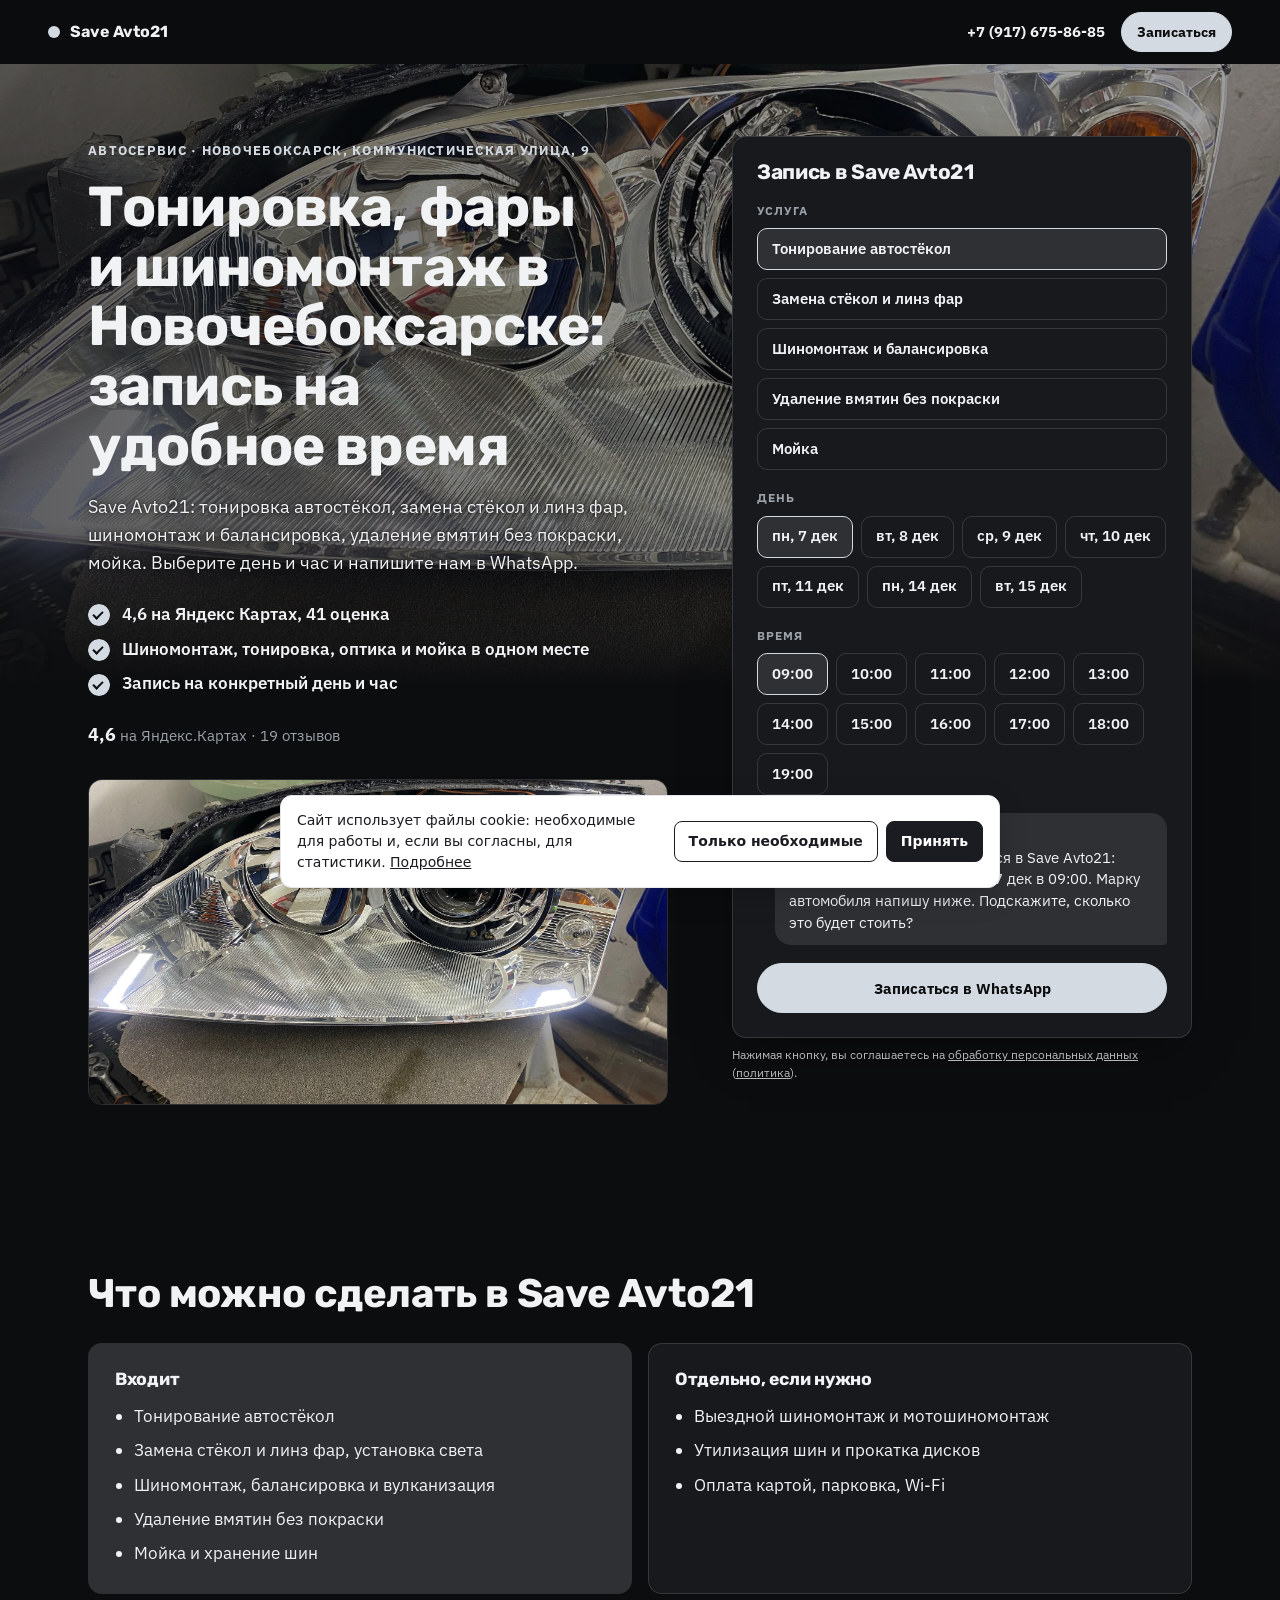
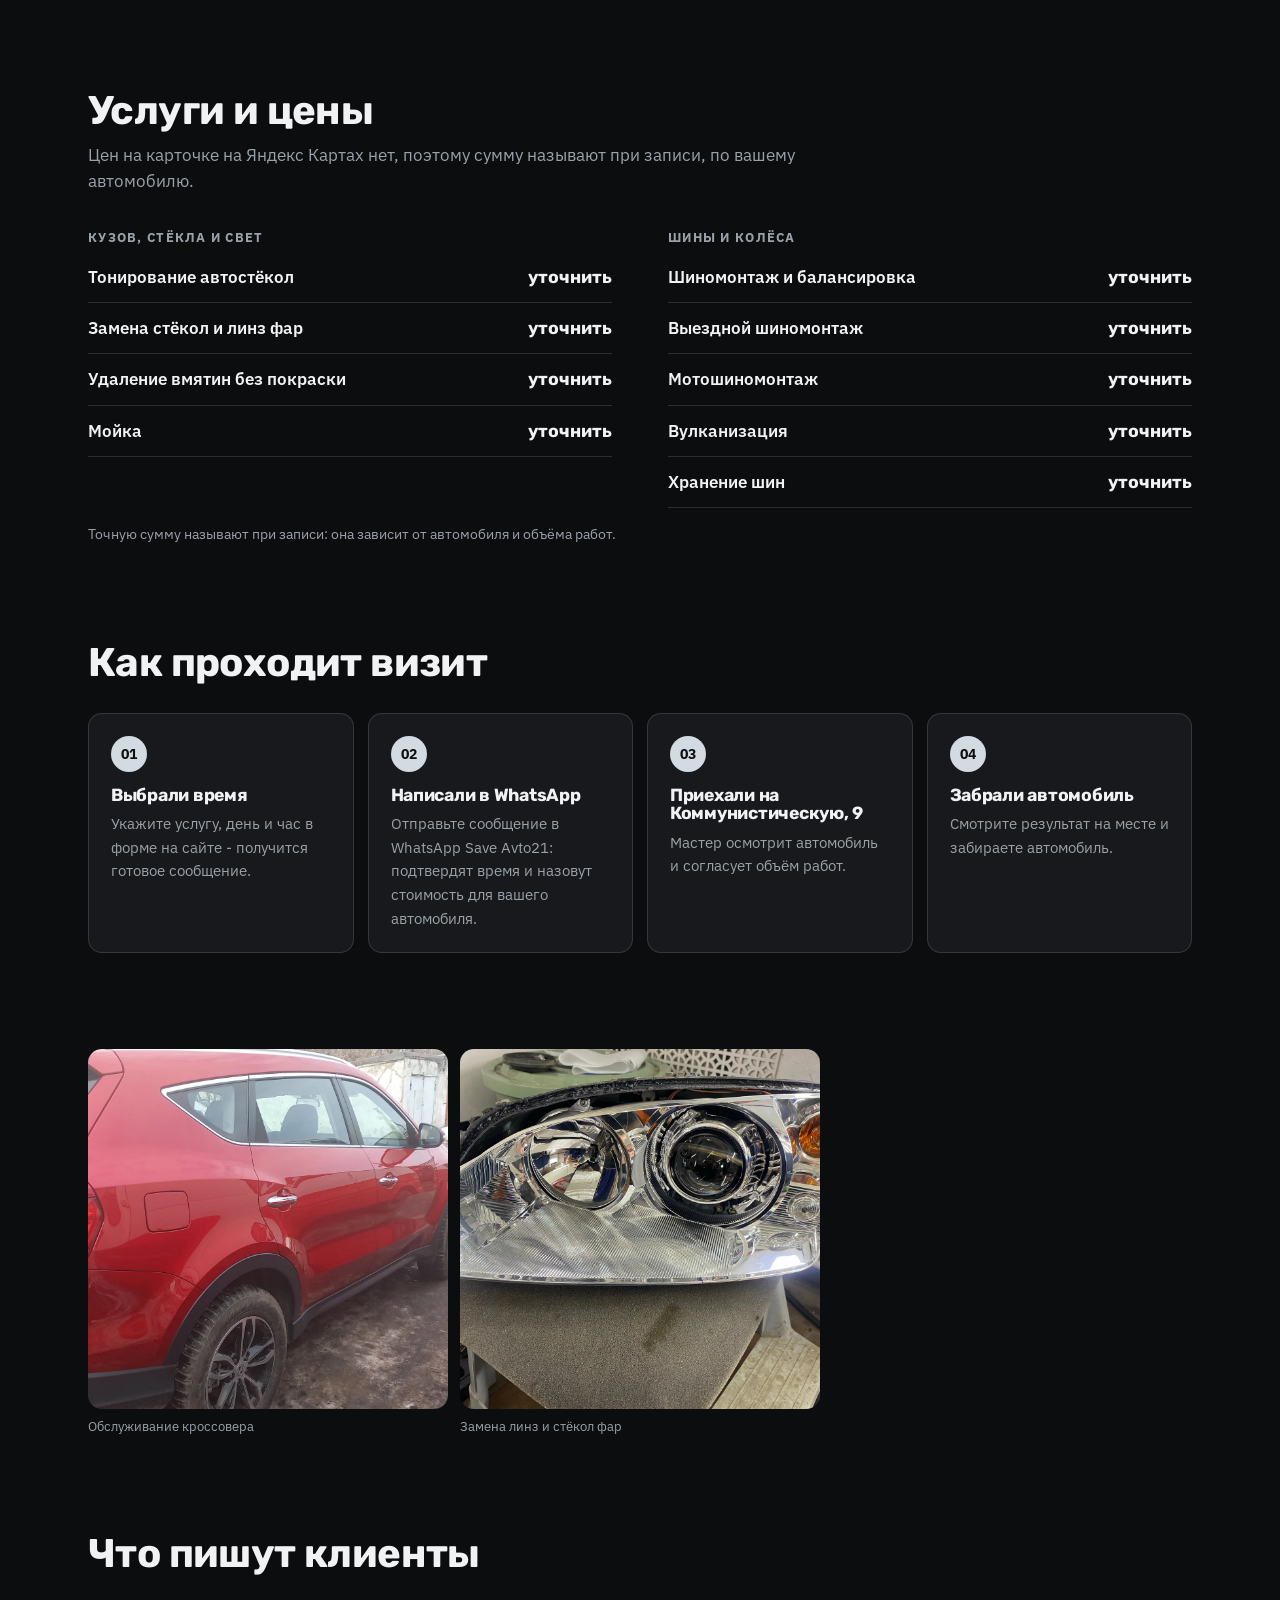
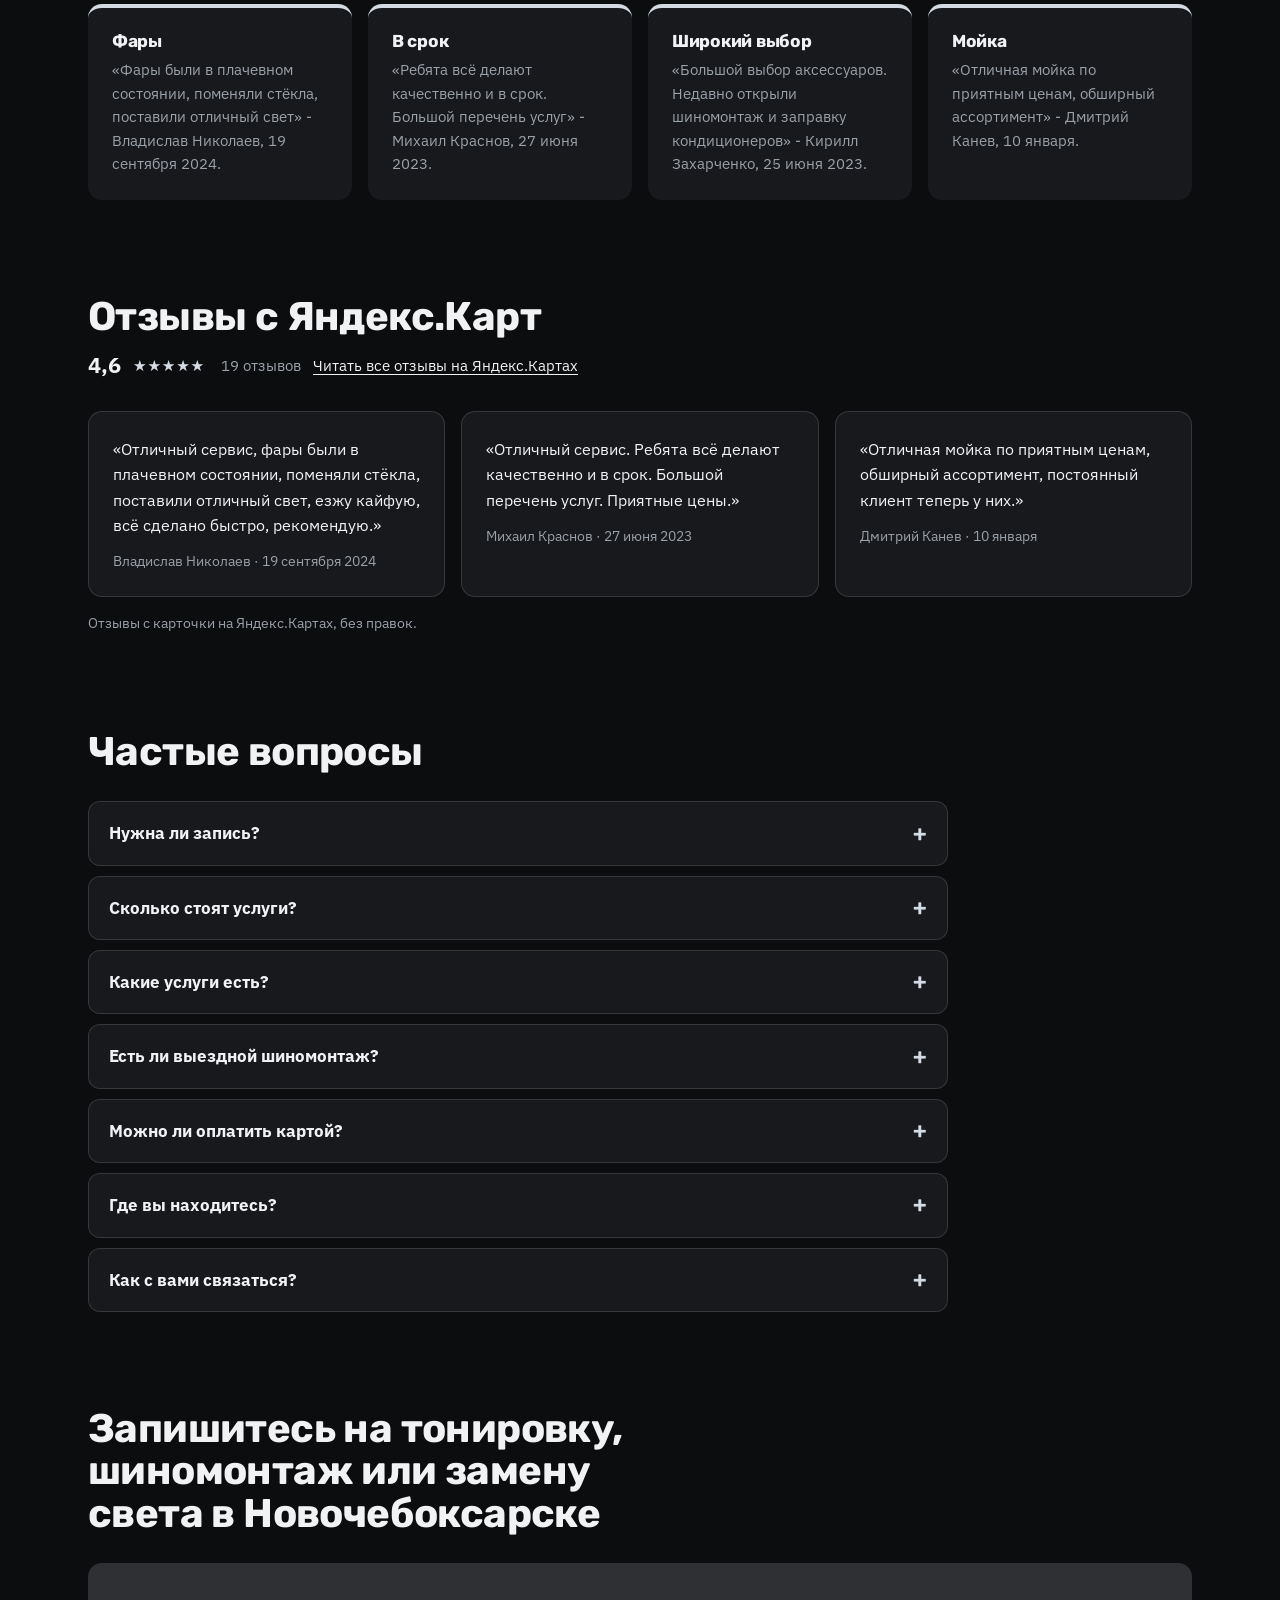
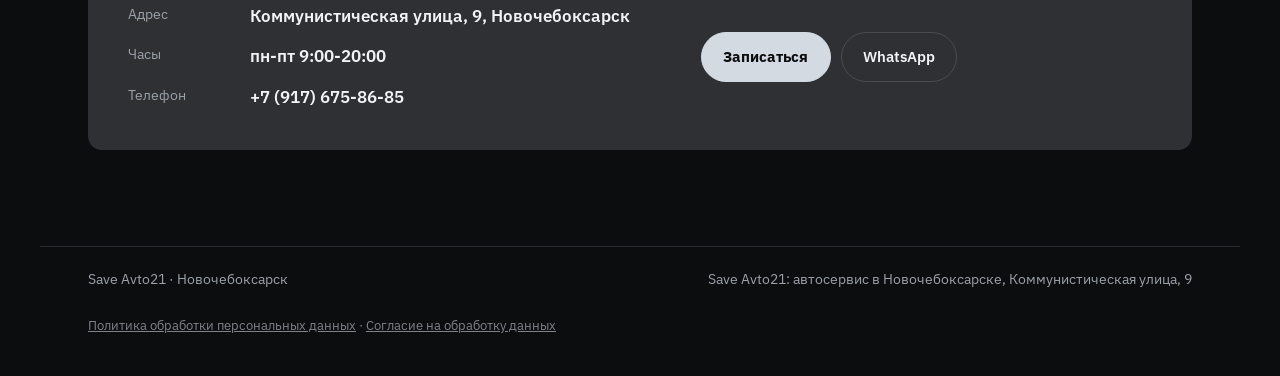
<file: index.html>
<!doctype html>
<html lang="ru">
<head>
<meta charset="utf-8">
<meta name="robots" content="noindex, nofollow" data-publish>
<meta name="viewport" content="width=device-width, initial-scale=1, viewport-fit=cover">
<title>Автосервис в Новочебоксарске: тонировка, фары, шиномонтаж - Save Avto21</title>
<link rel="canonical" href="https://ajax55sv-cell.github.io/save-avto21-novocheboksarsk/">
<meta name="description" content="Save Avto21 в Новочебоксарске, Коммунистическая улица, 9: тонировка, замена линз и стёкол фар, шиномонтаж, удаление вмятин без покраски, мойка. Запись на время. 4,6 на Яндекс Картах.">
<meta property="og:type" content="website">
<meta property="og:title" content="Автосервис в Новочебоксарске: тонировка, фары, шиномонтаж - Save Avto21">
<meta property="og:description" content="Save Avto21 в Новочебоксарске, Коммунистическая улица, 9: тонировка, замена линз и стёкол фар, шиномонтаж, удаление вмятин без покраски, мойка. Запись на время. 4,6 на Яндекс Картах.">
<meta property="og:image" content="https://ajax55sv-cell.github.io/save-avto21-novocheboksarsk/assets/og.jpg">
<link rel="preload" as="image" href="assets/hero.webp" fetchpriority="high">
<link rel="icon" href="data:image/svg+xml,%3Csvg xmlns=%27http://www.w3.org/2000/svg%27 viewBox=%270 0 32 32%27%3E%3Crect x=%276%27 y=%276%27 width=%2720%27 height=%2720%27 rx=%275%27 fill=%27%23d3dae1%27/%3E%3C/svg%3E">
<link rel="preconnect" href="https://fonts.googleapis.com">
<link rel="preconnect" href="https://fonts.gstatic.com" crossorigin>
<link href="https://fonts.googleapis.com/css2?family=Rubik:wght@600;700&family=IBM+Plex+Sans:wght@400;500;600&display=swap" rel="stylesheet">
<style>
:root { --c-canvas: #0c0d0f; --c-surface: #17191c; --c-ink: #f1f2f4; --c-ink-soft: #9ba1a9; --c-accent: #d3dae1; --c-accent-ink: #0c0d0f; --c-accent-deep: #d3dae1; --f-display: "Rubik", "Arial", system-ui, sans-serif; --f-text: "IBM Plex Sans", "Segoe UI", system-ui, sans-serif; --h1k: 1; }
</style>
<link rel="stylesheet" href="style-prod.css">
<style>
/* legal-add */
.legal-links{margin-top:10px;font-size:13px;opacity:.8;hyphens:none}
.legal-links a{color:inherit}
.ckn{margin:8px 0 0;font-size:12px;line-height:1.45;opacity:.75;hyphens:none}
.ckn a{color:inherit;text-decoration:underline}
.ckb{position:fixed;left:12px;right:12px;bottom:12px;z-index:9999;max-width:720px;margin:0 auto;padding:14px 16px;background:#fff;color:#1b1c22;border:1px solid #e7e8ee;border-radius:12px;box-shadow:0 8px 28px rgba(0,0,0,.18);font:400 14px/1.5 system-ui,-apple-system,"Segoe UI",Arial,sans-serif;hyphens:none;display:flex;gap:12px;align-items:center;flex-wrap:wrap}
.ckb p{margin:0;flex:1 1 280px}
.ckb a{color:inherit;text-decoration:underline}
.ckb__b{display:flex;gap:8px;flex-wrap:wrap}
.ckb button{font:inherit;font-weight:600;padding:9px 14px;border-radius:8px;border:1px solid #1b1c22;background:#fff;color:#1b1c22;cursor:pointer}
.ckb button[data-v="all"]{background:#1b1c22;color:#fff}
</style>
</head>
<body class="s-prod" id="top" data-wa="79176758685" data-tg="" data-max="">
<header class="s-bar" data-s-bar>
  <a class="s-bar__brand" href="#top"><i aria-hidden="true"></i>Save Avto21</a>
  <div class="s-bar__right">
    <a class="s-bar__tel" href="tel:+79176758685">+7 (917) 675-86-85</a>
    <a class="s-btn s-btn--sm" href="#widget">Записаться</a>
  </div>
</header>
<main>
  <section class="s-hero">
    <div class="s-hero__text">
      <p class="s-eyebrow">Автосервис · Новочебоксарск, Коммунистическая улица, 9</p>
      <h1>Тонировка, фары и шиномонтаж в Новочебоксарске: запись на удобное время</h1>
      <p class="s-lead">Save Avto21: тонировка автостёкол, замена стёкол и линз фар, шиномонтаж и балансировка, удаление вмятин без покраски, мойка. Выберите день и час и напишите нам в WhatsApp.</p>
      <ul class="s-ticks"><li>4,6 на Яндекс Картах, 41 оценка</li><li>Шиномонтаж, тонировка, оптика и мойка в одном месте</li><li>Запись на конкретный день и час</li></ul>
      <p class="s-rating"><b>4,6</b> на Яндекс.Картах · 19 отзывов</p>
      <figure class="s-hero__photo"><img class="" src="assets/hero.webp" alt="Фара автомобиля со светлыми линзами на рабочем столе" loading="lazy" decoding="async" style="object-position:50% 40%"></figure>
    </div>
    <div class="s-hero__widget" id="widget"><form class="s-widget" data-s-booking data-days="7" data-closed="0,6" data-slots="09:00,10:00,11:00,12:00,13:00,14:00,15:00,16:00,17:00,18:00,19:00" data-message="Здравствуйте! Хочу записаться в Save Avto21: {услуга}, {день} в {время}. Марку автомобиля напишу ниже. Подскажите, сколько это будет стоить?" onsubmit="return false">
      <h2 class="s-widget__title">Запись в Save Avto21</h2>
      <fieldset><legend>Услуга</legend>
        <div class="s-chips s-chips--col"><label class="s-chip s-chip--row"><input type="radio" name="svc" value="0" data-name="Тонирование автостёкол" data-price="" data-from="" data-min="" checked><span>Тонирование автостёкол</span><b></b></label><label class="s-chip s-chip--row"><input type="radio" name="svc" value="1" data-name="Замена стёкол и линз фар" data-price="" data-from="" data-min=""><span>Замена стёкол и линз фар</span><b></b></label><label class="s-chip s-chip--row"><input type="radio" name="svc" value="2" data-name="Шиномонтаж и балансировка" data-price="" data-from="" data-min=""><span>Шиномонтаж и балансировка</span><b></b></label><label class="s-chip s-chip--row"><input type="radio" name="svc" value="3" data-name="Удаление вмятин без покраски" data-price="" data-from="" data-min=""><span>Удаление вмятин без покраски</span><b></b></label><label class="s-chip s-chip--row"><input type="radio" name="svc" value="4" data-name="Мойка" data-price="" data-from="" data-min=""><span>Мойка</span><b></b></label></div>
      </fieldset>
      <fieldset><legend>День</legend><div class="s-chips" data-s-days></div></fieldset>
      <fieldset><legend>Время</legend><div class="s-chips" data-s-times></div></fieldset>
      <div class="s-bubble" aria-live="polite"><span class="s-bubble__label">Ваше сообщение</span><p data-s-bubble></p></div>
      <div class="s-send">
        <a class="s-btn s-btn--wide" data-s-msg="whatsapp" href="https://wa.me/79176758685" target="_blank" rel="noopener">Записаться в WhatsApp</a>
        
      </div>
      <p class="s-send__note" data-s-copied hidden>Текст скопирован - вставьте его в чат.</p>
      
    </form><p class="ckn">Нажимая кнопку, вы соглашаетесь на <a href="soglasie.html">обработку персональных данных</a> (<a href="politika.html">политика</a>).</p></div>
    <figure class="s-hero__bg" aria-hidden="true"><img class="" src="assets/hero.webp" alt="Фара автомобиля со светлыми линзами на рабочем столе" decoding="async" style="object-position:50% 40%" fetchpriority="high"></figure>
  </section>

  <section class="s-section s-reveal">
    <header class="s-section__head"><h2>Что можно сделать в Save Avto21</h2></header>
    <div class="s-incl">
      <div><h3>Входит</h3><ul><li>Тонирование автостёкол</li><li>Замена стёкол и линз фар, установка света</li><li>Шиномонтаж, балансировка и вулканизация</li><li>Удаление вмятин без покраски</li><li>Мойка и хранение шин</li></ul></div>
      <div><h3>Отдельно, если нужно</h3><ul><li>Выездной шиномонтаж и мотошиномонтаж</li><li>Утилизация шин и прокатка дисков</li><li>Оплата картой, парковка, Wi-Fi</li></ul></div>
    </div>
  </section>

  <section class="s-section s-reveal" id="prices">
    <header class="s-section__head"><h2>Услуги и цены</h2><p>Цен на карточке на Яндекс Картах нет, поэтому сумму называют при записи, по вашему автомобилю.</p></header>
    <div class="s-board"><div class="s-board__group">
      <h3 class="s-board__title">Кузов, стёкла и свет</h3>
      <ul class="s-board__list">
        <li class="s-board__row"><span class="s-board__name">Тонирование автостёкол</span><span class="s-board__dots" aria-hidden="true"></span><span class="s-board__price">уточнить</span></li>
        <li class="s-board__row"><span class="s-board__name">Замена стёкол и линз фар</span><span class="s-board__dots" aria-hidden="true"></span><span class="s-board__price">уточнить</span></li>
        <li class="s-board__row"><span class="s-board__name">Удаление вмятин без покраски</span><span class="s-board__dots" aria-hidden="true"></span><span class="s-board__price">уточнить</span></li>
        <li class="s-board__row"><span class="s-board__name">Мойка</span><span class="s-board__dots" aria-hidden="true"></span><span class="s-board__price">уточнить</span></li>
      </ul>
    </div>
<div class="s-board__group">
      <h3 class="s-board__title">Шины и колёса</h3>
      <ul class="s-board__list">
        <li class="s-board__row"><span class="s-board__name">Шиномонтаж и балансировка</span><span class="s-board__dots" aria-hidden="true"></span><span class="s-board__price">уточнить</span></li>
        <li class="s-board__row"><span class="s-board__name">Выездной шиномонтаж</span><span class="s-board__dots" aria-hidden="true"></span><span class="s-board__price">уточнить</span></li>
        <li class="s-board__row"><span class="s-board__name">Мотошиномонтаж</span><span class="s-board__dots" aria-hidden="true"></span><span class="s-board__price">уточнить</span></li>
        <li class="s-board__row"><span class="s-board__name">Вулканизация</span><span class="s-board__dots" aria-hidden="true"></span><span class="s-board__price">уточнить</span></li>
        <li class="s-board__row"><span class="s-board__name">Хранение шин</span><span class="s-board__dots" aria-hidden="true"></span><span class="s-board__price">уточнить</span></li>
      </ul>
    </div></div>
    <p class="s-note">Точную сумму называют при записи: она зависит от автомобиля и объёма работ.</p>
  </section>

  <section class="s-section s-reveal">
    <header class="s-section__head"><h2>Как проходит визит</h2></header>
    <ol class="s-steps">
      <li class="s-steps__item"><span class="s-steps__n">01</span><h3>Выбрали время</h3><p>Укажите услугу, день и час в форме на сайте - получится готовое сообщение.</p></li>
      <li class="s-steps__item"><span class="s-steps__n">02</span><h3>Написали в WhatsApp</h3><p>Отправьте сообщение в WhatsApp Save Avto21: подтвердят время и назовут стоимость для вашего автомобиля.</p></li>
      <li class="s-steps__item"><span class="s-steps__n">03</span><h3>Приехали на Коммунистическую, 9</h3><p>Мастер осмотрит автомобиль и согласует объём работ.</p></li>
      <li class="s-steps__item"><span class="s-steps__n">04</span><h3>Забрали автомобиль</h3><p>Смотрите результат на месте и забираете автомобиль.</p></li>
    </ol>
  </section>

  <section class="s-photos s-reveal" aria-label="Фото"><figure><img class="" src="assets/crossover.webp" alt="Красный кроссовер на обслуживании" loading="lazy" decoding="async"><figcaption>Обслуживание кроссовера</figcaption></figure><figure><img class="" src="assets/fary.webp" alt="Фара с линзами после замены стёкол" loading="lazy" decoding="async"><figcaption>Замена линз и стёкол фар</figcaption></figure></section>

  <section class="s-section s-reveal">
    <header class="s-section__head"><h2>Что пишут клиенты</h2></header>
    <ul class="s-promises">
      <li><h3>Фары</h3><p>«Фары были в плачевном состоянии, поменяли стёкла, поставили отличный свет» - Владислав Николаев, 19 сентября 2024.</p></li>
      <li><h3>В срок</h3><p>«Ребята всё делают качественно и в срок. Большой перечень услуг» - Михаил Краснов, 27 июня 2023.</p></li>
      <li><h3>Широкий выбор</h3><p>«Большой выбор аксессуаров. Недавно открыли шиномонтаж и заправку кондиционеров» - Кирилл Захарченко, 25 июня 2023.</p></li>
      <li><h3>Мойка</h3><p>«Отличная мойка по приятным ценам, обширный ассортимент» - Дмитрий Канев, 10 января.</p></li>
    </ul>
  </section>

  <section class="s-section s-reveal">
    <header class="s-section__head s-section__head--reviews"><h2>Отзывы с Яндекс.Карт</h2><p class="s-reviews__rating"><span class="s-reviews__num">4,6</span><span class="s-reviews__stars" style="--r: 4.6" aria-label="рейтинг 4,6 из 5"></span><span class="s-reviews__count">19 отзывов</span><a class="s-reviews__all" href="https://yandex.ru/maps/org/save_avto21/50737012262/" target="_blank" rel="noopener">Читать все отзывы на Яндекс.Картах</a></p></header>
    <ul class="s-reviews">
      <li><blockquote>«Отличный сервис, фары были в плачевном состоянии, поменяли стёкла, поставили отличный свет, езжу кайфую, всё сделано быстро, рекомендую.»</blockquote><p class="s-reviews__who">Владислав Николаев · 19 сентября 2024</p></li>
      <li><blockquote>«Отличный сервис. Ребята всё делают качественно и в срок. Большой перечень услуг. Приятные цены.»</blockquote><p class="s-reviews__who">Михаил Краснов · 27 июня 2023</p></li>
      <li><blockquote>«Отличная мойка по приятным ценам, обширный ассортимент, постоянный клиент теперь у них.»</blockquote><p class="s-reviews__who">Дмитрий Канев · 10 января</p></li>
    </ul>
    <p class="s-note">Отзывы с карточки на Яндекс.Картах, без правок.</p>
  </section>

  <section class="s-section s-reveal">
    <header class="s-section__head"><h2>Частые вопросы</h2></header>
    <div class="s-faq"><details><summary>Нужна ли запись?</summary><p>Выберите день и час в форме на сайте и напишите в WhatsApp или позвоните +7 (917) 675-86-85.</p></details><details><summary>Сколько стоят услуги?</summary><p>На карточке цен нет, поэтому сумму называют при записи: она зависит от автомобиля и объёма работ.</p></details><details><summary>Какие услуги есть?</summary><p>Тонирование автостёкол, замена стёкол и линз фар, шиномонтаж, балансировка, вулканизация, удаление вмятин без покраски, мойка, хранение шин.</p></details><details><summary>Есть ли выездной шиномонтаж?</summary><p>Да, в особенностях карточки указаны выездной шиномонтаж и мотошиномонтаж.</p></details><details><summary>Можно ли оплатить картой?</summary><p>Да, в особенностях карточки указана оплата картой. Также есть парковка и Wi-Fi.</p></details><details><summary>Где вы находитесь?</summary><p>Новочебоксарск, Коммунистическая улица, 9.</p></details><details><summary>Как с вами связаться?</summary><p>WhatsApp или телефон +7 (917) 675-86-85, также есть группа во ВКонтакте.</p></details></div>
  </section>

  <section class="s-section s-final s-reveal" id="contacts">
    <header class="s-section__head"><h2>Запишитесь на тонировку, шиномонтаж или замену света в Новочебоксарске</h2></header>
    <div class="s-contacts">
      <dl>
        <div><dt>Адрес</dt><dd>Коммунистическая улица, 9, Новочебоксарск</dd></div>
        <div><dt>Часы</dt><dd><span class="nw">пн-пт</span> 9:00-20:00</dd></div>
        <div><dt>Телефон</dt><dd><a href="tel:+79176758685">+7 (917) 675-86-85</a></dd></div>
      </dl>
      <div class="s-contacts__actions">
        <a class="s-btn" href="#widget">Записаться</a>
        <a class="s-btn s-btn--ghost" data-s-msg="whatsapp" href="https://wa.me/79176758685" target="_blank" rel="noopener">WhatsApp</a>
        
      </div>
    </div>
  </section>
</main>
<footer class="s-foot"><p>Save Avto21 · Новочебоксарск</p><p>Save Avto21: автосервис в Новочебоксарске, Коммунистическая улица, 9</p><p class="legal-links"><a href="politika.html">Политика обработки персональных данных</a> · <a href="soglasie.html">Согласие на обработку данных</a></p></footer>
<nav class="s-dock" aria-label="Быстрая связь"><a class="s-btn" href="#widget">Записаться</a><a class="s-btn s-btn--ghost" href="tel:+79176758685">Позвонить</a></nav>
<script src="style.js" defer></script>
<script>
(function(){var K='cookie-choice';try{if(localStorage.getItem(K))return}catch(e){}
var b=document.createElement('div');b.className='ckb';b.setAttribute('role','dialog');b.setAttribute('aria-label','Файлы cookie');
b.innerHTML='<p>Сайт использует файлы cookie: необходимые для работы и, если вы согласны, для статистики. <a href="politika.html">Подробнее</a></p><div class="ckb__b"><button type="button" data-v="necessary">Только необходимые</button><button type="button" data-v="all">Принять</button></div>';
b.addEventListener('click',function(e){var v=e.target.getAttribute&&e.target.getAttribute('data-v');if(!v)return;try{localStorage.setItem(K,v)}catch(x){}try{document.dispatchEvent(new CustomEvent('cookie-choice',{detail:v}))}catch(x){}b.remove()});
document.body.appendChild(b)})();
</script>
<!-- legal-add -->
</body>
</html>
</file>
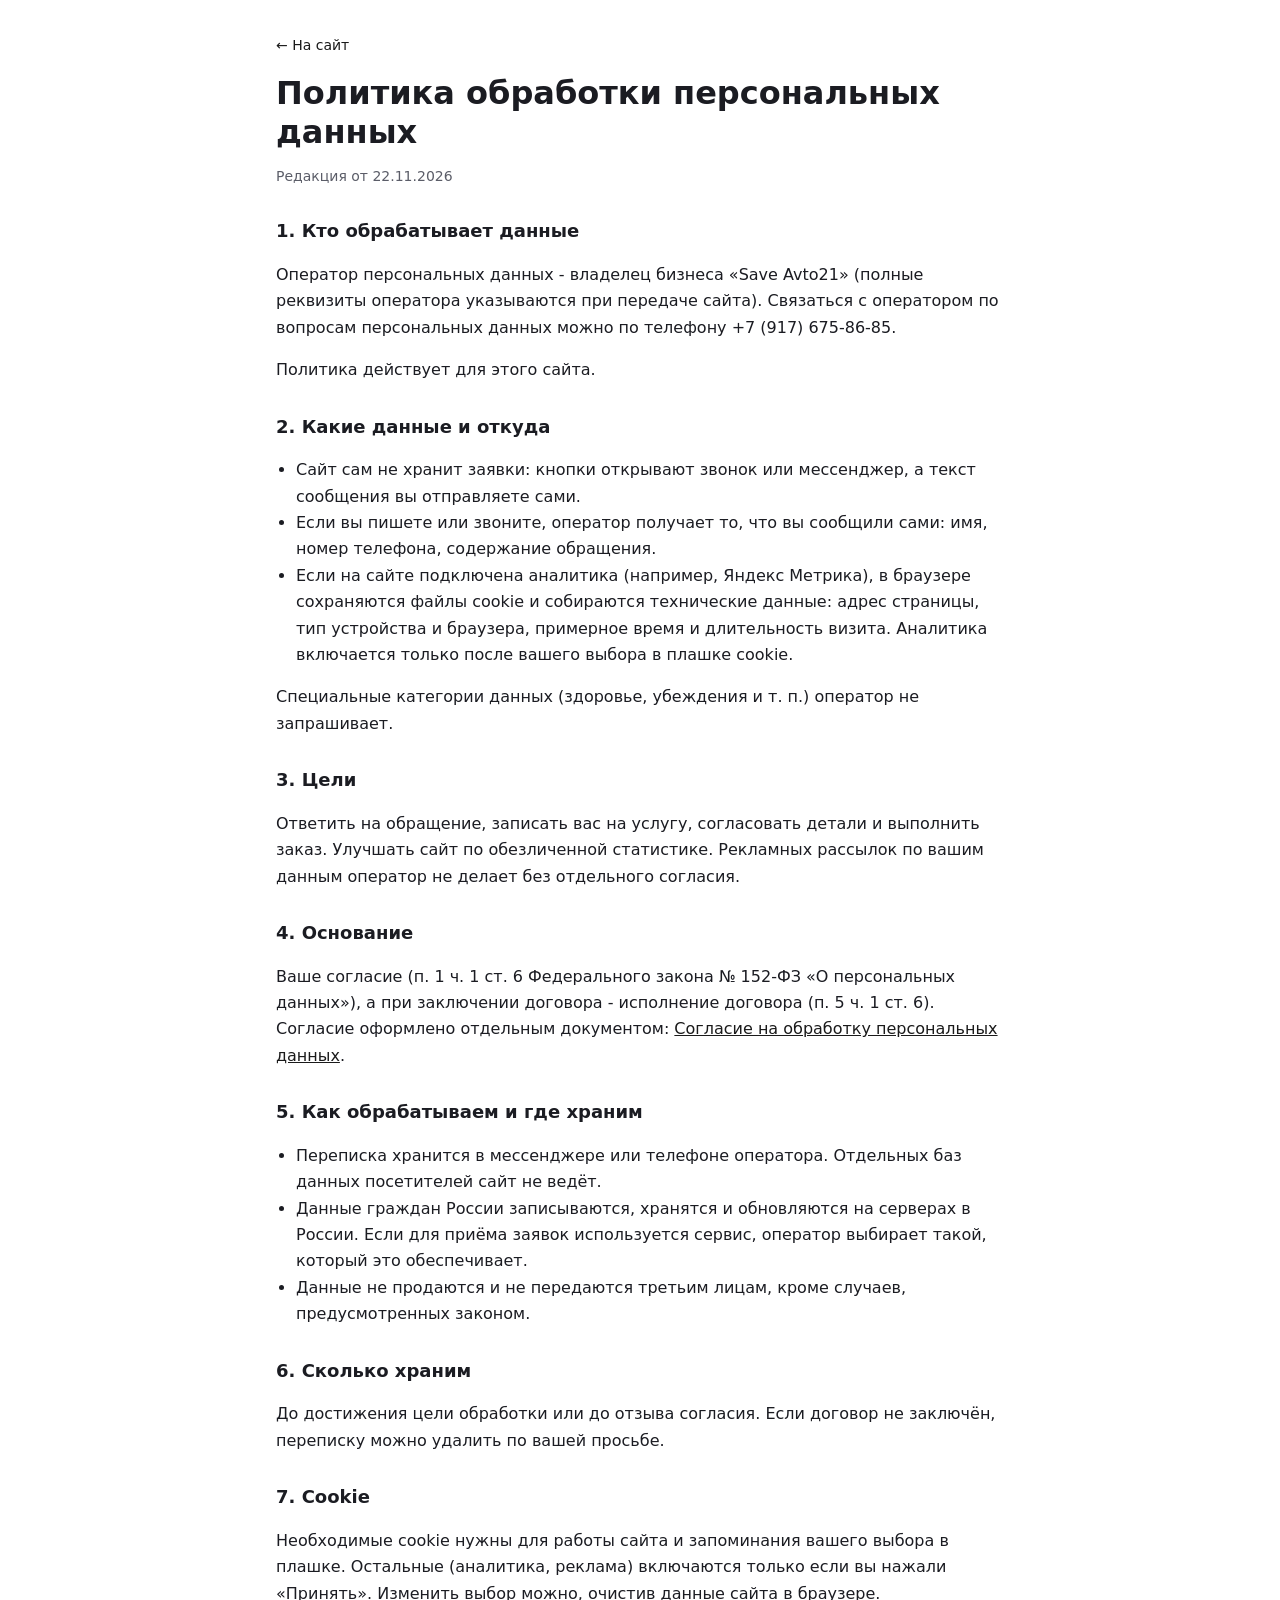
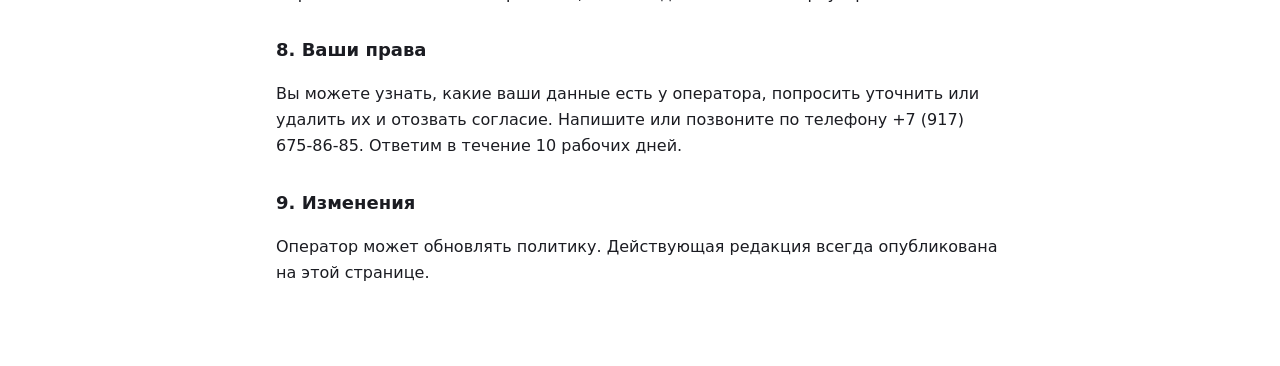
<file: politika.html>
<!doctype html>
<html lang="ru">
<head>
<meta charset="utf-8">
<meta name="viewport" content="width=device-width, initial-scale=1">
<title>Политика обработки персональных данных - Save Avto21</title>
<style>:root{--accent:#1a1a1a;--ink:#1b1c22;--ink-2:#5b5d68;--line:#e7e8ee}
*{box-sizing:border-box}
html,body,h1,h2,p,li{hyphens:none;-webkit-hyphens:none}
body{margin:0;background:#fff;color:var(--ink);font:400 16px/1.65 system-ui,-apple-system,"Segoe UI",Arial,sans-serif}
main{max-width:760px;margin:0 auto;padding:32px 16px 64px}
a{color:var(--accent)}
h1{font-size:clamp(24px,4vw,32px);line-height:1.2;margin:16px 0 6px}
h2{font-size:18px;margin:28px 0 8px}
.muted{color:var(--ink-2);font-size:14px}
.back{font-size:14px;text-decoration:none}
ul{padding-left:20px}</style>
</head>
<body>
<main>
<a class="back" href="./">← На сайт</a>
<h1>Политика обработки персональных данных</h1>
<p class="muted">Редакция от 22.11.2026</p>

<h2>1. Кто обрабатывает данные</h2>
<p>Оператор персональных данных - владелец бизнеса «Save Avto21» (полные реквизиты оператора указываются при передаче сайта). Связаться с оператором по вопросам персональных данных можно по телефону +7 (917) 675-86-85.</p>
<p>Политика действует для этого сайта.</p>

<h2>2. Какие данные и откуда</h2>
<ul>
<li>Сайт сам не хранит заявки: кнопки открывают звонок или мессенджер, а текст сообщения вы отправляете сами.</li>
<li>Если вы пишете или звоните, оператор получает то, что вы сообщили сами: имя, номер телефона, содержание обращения.</li>
<li>Если на сайте подключена аналитика (например, Яндекс Метрика), в браузере сохраняются файлы cookie и собираются технические данные: адрес страницы, тип устройства и браузера, примерное время и длительность визита. Аналитика включается только после вашего выбора в плашке cookie.</li>
</ul>
<p>Специальные категории данных (здоровье, убеждения и т. п.) оператор не запрашивает.</p>

<h2>3. Цели</h2>
<p>Ответить на обращение, записать вас на услугу, согласовать детали и выполнить заказ. Улучшать сайт по обезличенной статистике. Рекламных рассылок по вашим данным оператор не делает без отдельного согласия.</p>

<h2>4. Основание</h2>
<p>Ваше согласие (п. 1 ч. 1 ст. 6 Федерального закона № 152-ФЗ «О персональных данных»), а при заключении договора - исполнение договора (п. 5 ч. 1 ст. 6). Согласие оформлено отдельным документом: <a href="soglasie.html">Согласие на обработку персональных данных</a>.</p>

<h2>5. Как обрабатываем и где храним</h2>
<ul>
<li>Переписка хранится в мессенджере или телефоне оператора. Отдельных баз данных посетителей сайт не ведёт.</li>
<li>Данные граждан России записываются, хранятся и обновляются на серверах в России. Если для приёма заявок используется сервис, оператор выбирает такой, который это обеспечивает.</li>
<li>Данные не продаются и не передаются третьим лицам, кроме случаев, предусмотренных законом.</li>
</ul>

<h2>6. Сколько храним</h2>
<p>До достижения цели обработки или до отзыва согласия. Если договор не заключён, переписку можно удалить по вашей просьбе.</p>

<h2>7. Cookie</h2>
<p>Необходимые cookie нужны для работы сайта и запоминания вашего выбора в плашке. Остальные (аналитика, реклама) включаются только если вы нажали «Принять». Изменить выбор можно, очистив данные сайта в браузере.</p>

<h2>8. Ваши права</h2>
<p>Вы можете узнать, какие ваши данные есть у оператора, попросить уточнить или удалить их и отозвать согласие. Напишите или позвоните по телефону +7 (917) 675-86-85. Ответим в течение 10 рабочих дней.</p>

<h2>9. Изменения</h2>
<p>Оператор может обновлять политику. Действующая редакция всегда опубликована на этой странице.</p>

</main>
</body>
</html>
</file>
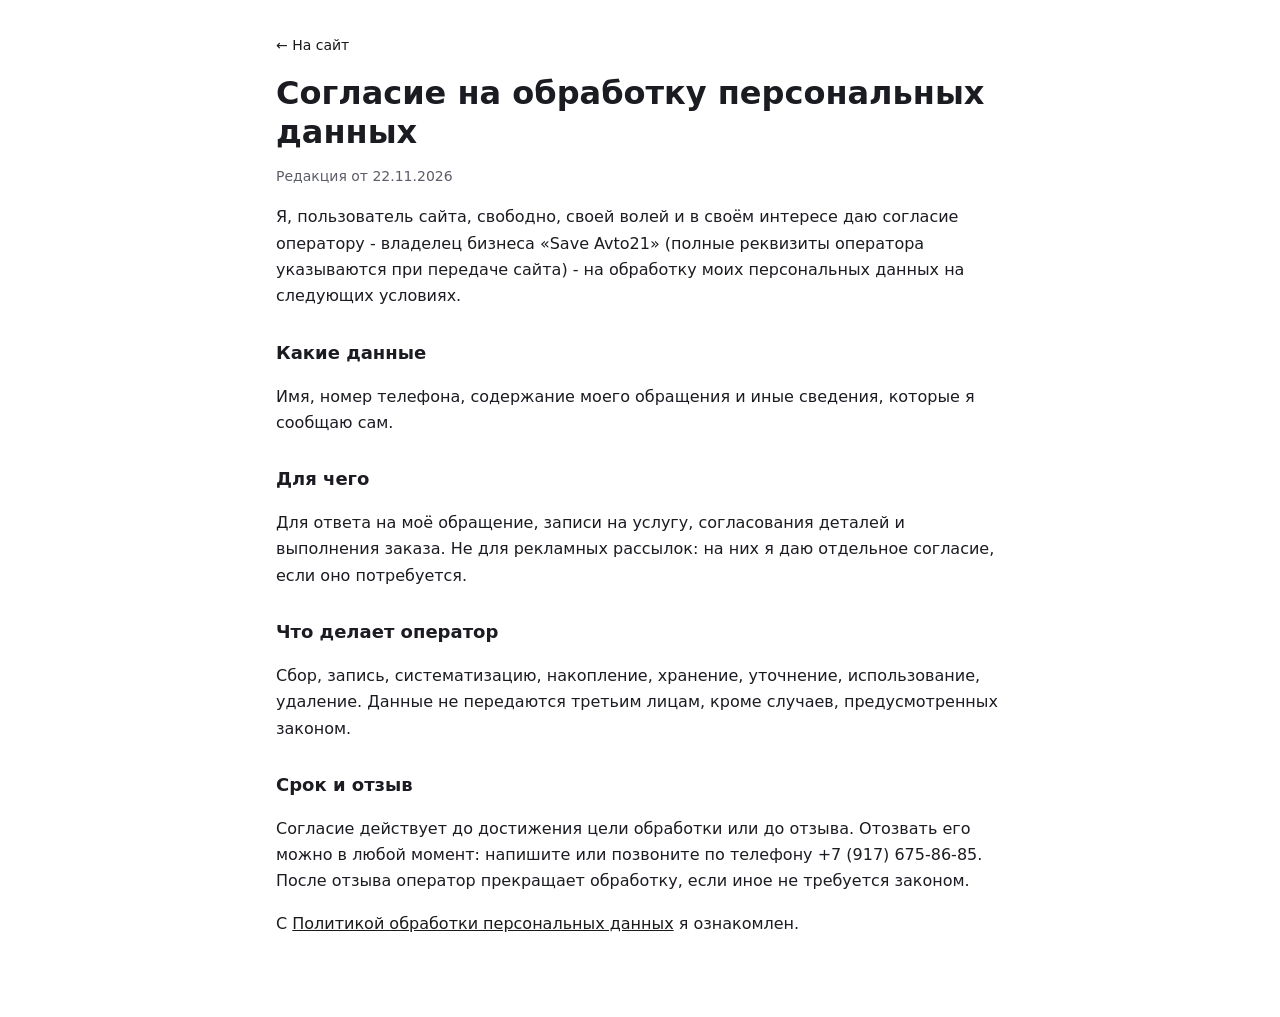
<file: soglasie.html>
<!doctype html>
<html lang="ru">
<head>
<meta charset="utf-8">
<meta name="viewport" content="width=device-width, initial-scale=1">
<title>Согласие на обработку персональных данных - Save Avto21</title>
<style>:root{--accent:#1a1a1a;--ink:#1b1c22;--ink-2:#5b5d68;--line:#e7e8ee}
*{box-sizing:border-box}
html,body,h1,h2,p,li{hyphens:none;-webkit-hyphens:none}
body{margin:0;background:#fff;color:var(--ink);font:400 16px/1.65 system-ui,-apple-system,"Segoe UI",Arial,sans-serif}
main{max-width:760px;margin:0 auto;padding:32px 16px 64px}
a{color:var(--accent)}
h1{font-size:clamp(24px,4vw,32px);line-height:1.2;margin:16px 0 6px}
h2{font-size:18px;margin:28px 0 8px}
.muted{color:var(--ink-2);font-size:14px}
.back{font-size:14px;text-decoration:none}
ul{padding-left:20px}</style>
</head>
<body>
<main>
<a class="back" href="./">← На сайт</a>
<h1>Согласие на обработку персональных данных</h1>
<p class="muted">Редакция от 22.11.2026</p>

<p>Я, пользователь сайта, свободно, своей волей и в своём интересе даю согласие оператору - владелец бизнеса «Save Avto21» (полные реквизиты оператора указываются при передаче сайта) - на обработку моих персональных данных на следующих условиях.</p>

<h2>Какие данные</h2>
<p>Имя, номер телефона, содержание моего обращения и иные сведения, которые я сообщаю сам.</p>

<h2>Для чего</h2>
<p>Для ответа на моё обращение, записи на услугу, согласования деталей и выполнения заказа. Не для рекламных рассылок: на них я даю отдельное согласие, если оно потребуется.</p>

<h2>Что делает оператор</h2>
<p>Сбор, запись, систематизацию, накопление, хранение, уточнение, использование, удаление. Данные не передаются третьим лицам, кроме случаев, предусмотренных законом.</p>

<h2>Срок и отзыв</h2>
<p>Согласие действует до достижения цели обработки или до отзыва. Отозвать его можно в любой момент: напишите или позвоните по телефону +7 (917) 675-86-85. После отзыва оператор прекращает обработку, если иное не требуется законом.</p>

<p>С <a href="politika.html">Политикой обработки персональных данных</a> я ознакомлен.</p>

</main>
</body>
</html>
</file>
<file: style-prod.css>
/* Стиль «Продающий»: лендинг под заявки. Главная деталь – калькулятор или онлайн-запись на первом экране
   и живое «сообщение-превью», которое уходит владельцу в мессенджер. Цвета и шрифты – из палитры ниши. */
*, *::before, *::after { box-sizing: border-box; }
:root {
  --hair: color-mix(in srgb, var(--c-ink) 14%, transparent);
  --tint: color-mix(in srgb, var(--c-accent) 12%, var(--c-surface));
  --wrap: 1200px; --gut: clamp(16px, 4vw, 48px);
  --r: 14px;
  --shadow: 0 18px 50px -18px color-mix(in srgb, #000 55%, transparent);
}
html { scroll-behavior: smooth; -webkit-text-size-adjust: 100%; overflow-x: clip; }
body { margin: 0; background: var(--c-canvas); color: var(--c-ink); font: 400 17px/1.55 var(--f-text); -webkit-font-smoothing: antialiased; }
img { display: block; max-width: 100%; }
a { color: inherit; }
h1, h2, h3 { font-family: var(--f-display); font-weight: 700; line-height: 1.06; margin: 0; letter-spacing: -.015em; text-wrap: balance; }
p { margin: 0; }
fieldset { border: 0; margin: 0; padding: 0; min-width: 0; }
:focus-visible { outline: 2px solid var(--c-accent); outline-offset: 3px; border-radius: 4px; }

.s-btn { display: inline-flex; align-items: center; justify-content: center; min-height: 50px; padding: 0 1.4em; border-radius: 999px;
  background: var(--c-accent); color: var(--c-accent-ink); font: 700 .95rem/1.1 var(--f-text); text-decoration: none; border: 1px solid var(--c-accent);
  text-align: center; transition: filter .2s ease, transform .2s ease; cursor: pointer; }
.s-btn:hover { filter: brightness(1.07); }
.s-btn:active { transform: translateY(1px); }
.s-btn--sm { min-height: 40px; padding: 0 1.1em; font-size: .85rem; }
.s-btn--ghost { background: transparent; color: var(--c-ink); border-color: var(--hair); font-weight: 600; }
.s-btn--wide { flex: 1; }

/* шапка */
.s-bar { position: sticky; top: 0; z-index: 30; display: flex; align-items: center; justify-content: space-between; gap: 16px;
  padding: 10px var(--gut); background: color-mix(in srgb, var(--c-canvas) 88%, transparent); -webkit-backdrop-filter: blur(10px); backdrop-filter: blur(10px); }
.s-bar.is-scrolled { box-shadow: 0 1px 0 var(--hair); }
.s-bar__brand { font: 700 1rem/1 var(--f-display); text-decoration: none; display: inline-flex; align-items: center; gap: .6em; min-height: 44px; white-space: nowrap; min-width: 0; }
.s-bar__brand i { width: .75em; height: .75em; border-radius: 50%; background: var(--c-accent); }
.s-bar__right { display: flex; align-items: center; gap: 16px; }
.s-bar__tel { text-decoration: none; font-weight: 700; font-size: .95rem; font-variant-numeric: tabular-nums; }

main { max-width: var(--wrap); margin: 0 auto; padding: 0 var(--gut); }

/* первый экран: текст слева, виджет справа, фото ниши – приглушённым фоном */
.s-hero { position: relative; display: grid; grid-template-columns: minmax(0, 1fr) minmax(0, 460px); gap: clamp(28px, 5vw, 64px); align-items: start;
  padding: clamp(32px, 6vw, 72px) 0 clamp(40px, 6vw, 72px); isolation: isolate; }
.s-hero__bg { position: absolute; z-index: -1; margin: 0; top: 0; left: calc(50% - 50vw); width: 100vw; height: min(78%, 620px); overflow: hidden; }
.s-hero__bg img { width: 100%; height: 100%; object-fit: cover; opacity: .3; filter: saturate(.85); }
.s-hero__bg::after { content: ""; position: absolute; inset: 0; background: linear-gradient(180deg, color-mix(in srgb, var(--c-canvas) 40%, transparent), var(--c-canvas) 96%); }
/* фото бизнеса крупно в левой колонке: владелец узнаёт своё место с первого экрана */
.s-hero__photo { margin: 30px 0 0; }
.s-hero__photo img { width: 100%; aspect-ratio: 16 / 9; object-fit: cover; border-radius: var(--r); border: 1px solid var(--hair); }
.s-hero__photo figcaption { margin-top: 8px; font-size: .84rem; color: var(--c-ink-soft); }
.s-eyebrow { display: inline-block; font-size: .8rem; font-weight: 700; letter-spacing: .1em; text-transform: uppercase; color: var(--c-accent-deep, var(--c-accent)); margin-bottom: 16px; }
.s-hero h1 { font-size: calc(clamp(2.1rem, 4.4vw, 3.7rem) * var(--h1k, 1)); overflow-wrap: normal; hyphens: none; }
.s-lead { margin-top: 18px; font-size: 1.12rem; color: var(--c-ink-soft); max-width: 32em; }
.s-ticks { list-style: none; margin: 26px 0 0; padding: 0; display: grid; gap: 12px; }
.s-ticks li { position: relative; padding-left: 34px; font-weight: 600; line-height: 1.35; }
.s-ticks li::before { content: ""; position: absolute; left: 0; top: .1em; width: 22px; height: 22px; border-radius: 50%; background: var(--c-accent);
  -webkit-mask: radial-gradient(circle, #000 0 100%); }
.s-ticks li::after { content: ""; position: absolute; left: 7px; top: calc(.1em + 5px); width: 6px; height: 10px; border: solid var(--c-accent-ink); border-width: 0 2px 2px 0; transform: rotate(45deg); }
.s-rating { margin-top: 26px; font-size: .92rem; color: var(--c-ink-soft); }
.s-rating b { color: var(--c-ink); font-size: 1.1rem; }

/* виджет */
.s-hero__widget { position: sticky; top: 76px; }
.s-widget { background: var(--c-surface); border-radius: var(--r); padding: 24px; box-shadow: var(--shadow); display: grid; gap: 18px; border: 1px solid var(--hair); }
.s-widget__title { font-size: 1.3rem; }
.s-widget legend, .s-range label { font-size: .78rem; font-weight: 700; letter-spacing: .08em; text-transform: uppercase; color: var(--c-ink-soft); margin-bottom: 8px; padding: 0; }
.s-chips { display: flex; flex-wrap: wrap; gap: 8px; }
.s-chips--col { flex-direction: column; flex-wrap: nowrap; }
.s-chip { position: relative; display: inline-flex; align-items: center; gap: 10px; min-height: 42px; padding: 8px 14px; border-radius: 10px; border: 1px solid var(--hair);
  cursor: pointer; font-size: .92rem; font-weight: 600; transition: border-color .15s ease, background-color .15s ease; }
.s-chip--row { justify-content: space-between; }
.s-chip--row b { font-weight: 700; white-space: nowrap; font-variant-numeric: tabular-nums; }
.s-chip--row b small { font-weight: 500; color: var(--c-ink-soft); }
.s-chip__p { font-weight: 500; font-size: .8rem; color: var(--c-ink-soft); white-space: nowrap; }
.s-chip input { position: absolute; opacity: 0; pointer-events: none; }
.s-chip:has(input:checked) { border-color: var(--c-accent); background: var(--tint); }
.s-chip:has(input:focus-visible) { outline: 2px solid var(--c-accent); outline-offset: 2px; }
.s-chip[aria-disabled="true"] { opacity: .4; cursor: default; }
.s-check { display: flex; align-items: center; gap: 10px; font-weight: 600; font-size: .92rem; cursor: pointer; }
.s-check input { width: 20px; height: 20px; accent-color: var(--c-accent); }
.s-check b { margin-left: auto; font-variant-numeric: tabular-nums; }
.s-range { display: grid; gap: 6px; }
.s-range label { display: flex; justify-content: space-between; margin: 0; }
.s-range label b { color: var(--c-ink); font-size: 1rem; font-weight: 700; letter-spacing: 0; text-transform: none; font-variant-numeric: tabular-nums; }
.s-range input { width: 100%; accent-color: var(--c-accent); height: 28px; }
.s-total { display: flex; align-items: baseline; justify-content: space-between; gap: 12px; padding-top: 14px; border-top: 1px solid var(--hair); }
.s-total span { color: var(--c-ink-soft); font-weight: 600; }
.s-total b { font: 700 1.9rem/1 var(--f-display); font-variant-numeric: tabular-nums; color: var(--c-accent); }

/* сообщение-превью: пузырь чата */
.s-bubble { position: relative; background: var(--tint); border-radius: 16px 16px 4px 16px; padding: 12px 14px; margin-left: 18px; }
.s-bubble__label { display: block; font-size: .72rem; font-weight: 700; letter-spacing: .08em; text-transform: uppercase; color: var(--c-ink-soft); margin-bottom: 4px; }
.s-bubble p { font-size: .93rem; line-height: 1.45; }
.s-send { display: flex; gap: 8px; }
.s-send__note { font-size: .82rem; color: var(--c-accent-deep, var(--c-accent)); }
.s-demo { font-size: .78rem; color: var(--c-ink-soft); }

/* секции */
.s-section { padding: clamp(56px, 8vw, 96px) 0 0; }
.s-section__head { display: grid; gap: 10px; margin-bottom: 28px; max-width: 46em; }
.s-section__head h2 { font-size: clamp(1.7rem, 3.2vw, 2.5rem); }
.s-section__head p { color: var(--c-ink-soft); }
.s-note { margin-top: 16px; font-size: .88rem; color: var(--c-ink-soft); max-width: 52em; }

.s-incl { display: grid; grid-template-columns: 1fr 1fr; gap: 16px; }
.s-incl > div { background: var(--c-surface); border-radius: var(--r); padding: 26px; border: 1px solid var(--hair); }
.s-incl > div:first-child { background: var(--tint); border-color: transparent; }
.s-incl h3 { font-size: 1.1rem; margin-bottom: 14px; }
.s-incl ul { margin: 0; padding-left: 1.1em; display: grid; gap: 8px; }

.s-board { display: grid; grid-template-columns: repeat(auto-fit, minmax(min(100%, 420px), 1fr)); gap: 12px 56px; }
.s-board__title { font: 700 .8rem var(--f-text); letter-spacing: .1em; text-transform: uppercase; color: var(--c-ink-soft); margin: 6px 0; }
.s-board__list { list-style: none; margin: 0; padding: 0; }
.s-board__row { display: flex; align-items: baseline; gap: 10px; padding: 12px 0; border-bottom: 1px solid var(--hair); }
.s-board__name { font-weight: 600; }
.s-board__name em { display: block; font-style: normal; font-size: .84rem; color: var(--c-ink-soft); font-weight: 400; }
.s-board__dots { flex: 1; }
.s-board__price { font: 700 1.1rem/1 var(--f-display); font-variant-numeric: tabular-nums; white-space: nowrap; }
.s-board__price small { font: 500 .78rem var(--f-text); color: var(--c-ink-soft); }

.s-steps { list-style: none; margin: 0; padding: 0; display: grid; grid-template-columns: repeat(auto-fit, minmax(min(100%, 170px), 1fr)); gap: 14px; }
.s-steps__item { background: var(--c-surface); border-radius: var(--r); padding: 22px; border: 1px solid var(--hair); }
.s-steps__n { display: inline-grid; place-items: center; width: 36px; height: 36px; border-radius: 50%; background: var(--c-accent); color: var(--c-accent-ink); font: 700 .85rem var(--f-text); }
.s-steps h3 { font-size: 1.1rem; margin-top: 14px; overflow-wrap: normal; hyphens: none; }
.s-steps__item { min-width: 0; }
.s-steps p { margin-top: 8px; color: var(--c-ink-soft); font-size: .95rem; }

.s-photos { display: grid; grid-template-columns: repeat(3, 1fr); gap: 12px; padding-top: clamp(56px, 8vw, 96px); }
.s-photos figure { margin: 0; }
.s-photos img { width: 100%; aspect-ratio: 1 / 1; object-fit: cover; border-radius: var(--r); }
.s-photos figcaption { font-size: .82rem; color: var(--c-ink-soft); margin-top: 8px; }

.s-promises { list-style: none; margin: 0; padding: 0; display: grid; grid-template-columns: repeat(auto-fit, minmax(min(100%, 260px), 1fr)); gap: 16px; }
.s-promises li { border-radius: var(--r); padding: 24px; background: var(--c-surface); border-top: 4px solid var(--c-accent); display: grid; gap: 8px; align-content: start; }
.s-promises h3 { font-size: 1.08rem; }
.s-promises p { color: var(--c-ink-soft); font-size: .95rem; }

.s-reviews { list-style: none; margin: 0; padding: 0; display: grid; grid-template-columns: repeat(auto-fit, minmax(min(100%, 280px), 1fr)); gap: 16px; }
.s-reviews li { background: var(--c-surface); border-radius: var(--r); padding: 24px; display: grid; gap: 14px; align-content: start; border: 1px solid var(--hair); }
.s-reviews blockquote { margin: 0; font-size: 1.02rem; }
.s-reviews__who { font-size: .85rem; color: var(--c-ink-soft); }
.s-section__head--reviews { max-width: none; }
.s-reviews__rating { display: flex; flex-wrap: wrap; align-items: center; gap: 6px 12px; color: var(--c-ink-soft); font-size: .95rem; }
.s-reviews__num { font-weight: 700; font-size: 1.4rem; color: var(--c-ink); }
.s-reviews__stars { --r: 5; display: inline-block; width: 5em; height: 1em; font-size: .95rem; line-height: 1; letter-spacing: .05em; white-space: nowrap; color: color-mix(in srgb, var(--c-ink) 18%, transparent); position: relative; }
.s-reviews__stars::before { content: "★★★★★"; }
.s-reviews__stars::after { content: "★★★★★"; position: absolute; inset: 0; width: calc(var(--r) / 5 * 100%); overflow: hidden; color: var(--c-accent); }
.s-reviews__all { color: var(--c-ink); text-underline-offset: 3px; }
.s-reviews__all:hover { color: var(--c-accent-deep, var(--c-accent)); }

.s-faq { display: grid; gap: 10px; max-width: 860px; }
.s-faq details { background: var(--c-surface); border-radius: 12px; border: 1px solid var(--hair); }
.s-faq summary { cursor: pointer; list-style: none; padding: 18px 52px 18px 20px; font-weight: 700; position: relative; }
.s-faq summary::-webkit-details-marker { display: none; }
.s-faq summary::after { content: "+"; position: absolute; right: 20px; top: 50%; transform: translateY(-50%); font: 700 1.4rem/1 var(--f-display); color: var(--c-accent); }
.s-faq details[open] summary::after { content: "–"; }
.s-faq details p { padding: 0 20px 18px; color: var(--c-ink-soft); }

.s-contacts { display: grid; grid-template-columns: 1.2fr 1fr; gap: 32px; background: var(--tint); border-radius: var(--r); padding: clamp(22px, 4vw, 40px); align-items: center; }
.s-contacts dl { margin: 0; display: grid; gap: 14px; }
.s-contacts dl div { display: grid; grid-template-columns: 110px 1fr; gap: 12px; }
.s-contacts dt { color: var(--c-ink-soft); font-size: .9rem; }
.s-contacts dd { margin: 0; font-weight: 600; }
.s-contacts dd a { text-decoration: none; }
.s-contacts__actions { display: flex; flex-wrap: wrap; gap: 10px; }

.s-foot { max-width: var(--wrap); margin: clamp(56px, 8vw, 96px) auto 0; padding: 22px var(--gut) 40px; border-top: 1px solid var(--hair);
  display: flex; justify-content: space-between; gap: 16px; font-size: .85rem; color: var(--c-ink-soft); flex-wrap: wrap; }
.s-dock { display: none; }
.s-slot { border-bottom: 1px dashed currentColor; opacity: .75; white-space: nowrap; }

@media (prefers-reduced-motion: no-preference) {
  .s-reveal { opacity: 0; transform: translateY(14px); transition: opacity .5s ease, transform .5s cubic-bezier(.2, .7, .2, 1); }
  .s-reveal.is-in { opacity: 1; transform: none; }
  .s-hero__text, .s-hero__widget { animation: s-rise .6s cubic-bezier(.2, .7, .2, 1) both; }
  .s-hero__widget { animation-delay: .1s; }
}
@keyframes s-rise { from { opacity: 0; transform: translateY(12px); } }

@media (max-width: 960px) {
  .s-hero { grid-template-columns: 1fr; }
  .s-hero__widget { position: static; }
  .s-hero__bg { height: 420px; }
  .s-hero__photo { display: none; }
  .s-incl, .s-contacts { grid-template-columns: 1fr; }
}
@media (max-width: 640px) {
  body { font-size: 16px; padding-bottom: 76px; }
  .s-bar__tel { display: none; }
  .s-bar { gap: 10px; }
  .s-bar__brand { font-size: .92rem; overflow: hidden; text-overflow: ellipsis; }
  .s-bar .s-btn--sm { white-space: nowrap; font-size: .78rem; padding: 0 .8em; flex-shrink: 0; }
  .s-widget { padding: 18px; }
  .s-steps { grid-template-columns: 1fr; }
  .s-photos { grid-template-columns: 1fr 1fr; }
  .s-photos figure:first-child { grid-column: 1 / -1; }
  .s-photos figure:first-child img { aspect-ratio: 16 / 10; }
  .s-contacts dl div { grid-template-columns: 1fr; gap: 2px; }
  .s-send { flex-direction: column; }
  .s-dock { display: flex; gap: 8px; position: fixed; z-index: 40; left: 0; right: 0; bottom: 0; padding: 10px 12px calc(10px + env(safe-area-inset-bottom));
    background: color-mix(in srgb, var(--c-canvas) 92%, transparent); -webkit-backdrop-filter: blur(10px); backdrop-filter: blur(10px); box-shadow: 0 -1px 0 var(--hair); }
  .s-dock .s-btn { flex: 1; min-height: 48px; font-size: .88rem; padding: 0 .9em; white-space: nowrap; }
  .s-dock .s-btn:first-child { flex: 1.7; }
}

/* night-pb */
html, body, h1, h2, h3, p, li { hyphens: none; -webkit-hyphens: none; }
.nw { white-space: nowrap; }
html, body { overflow-x: clip; }
.s-hero__bg img { opacity: .6; filter: brightness(1.12); }
.s-hero__bg::after { background: linear-gradient(90deg, color-mix(in srgb, var(--c-canvas) 45%, transparent) 0%, color-mix(in srgb, var(--c-canvas) 18%, transparent) 38%, transparent 62%), linear-gradient(180deg, transparent 0%, transparent 74%, var(--c-canvas) 100%); }
/* n6-lead */
.s-hero__text .s-lead { color: var(--c-ink); text-shadow: 0 1px 14px color-mix(in srgb, var(--c-canvas) 90%, transparent), 0 0 3px color-mix(in srgb, var(--c-canvas) 70%, transparent); }
</file>
